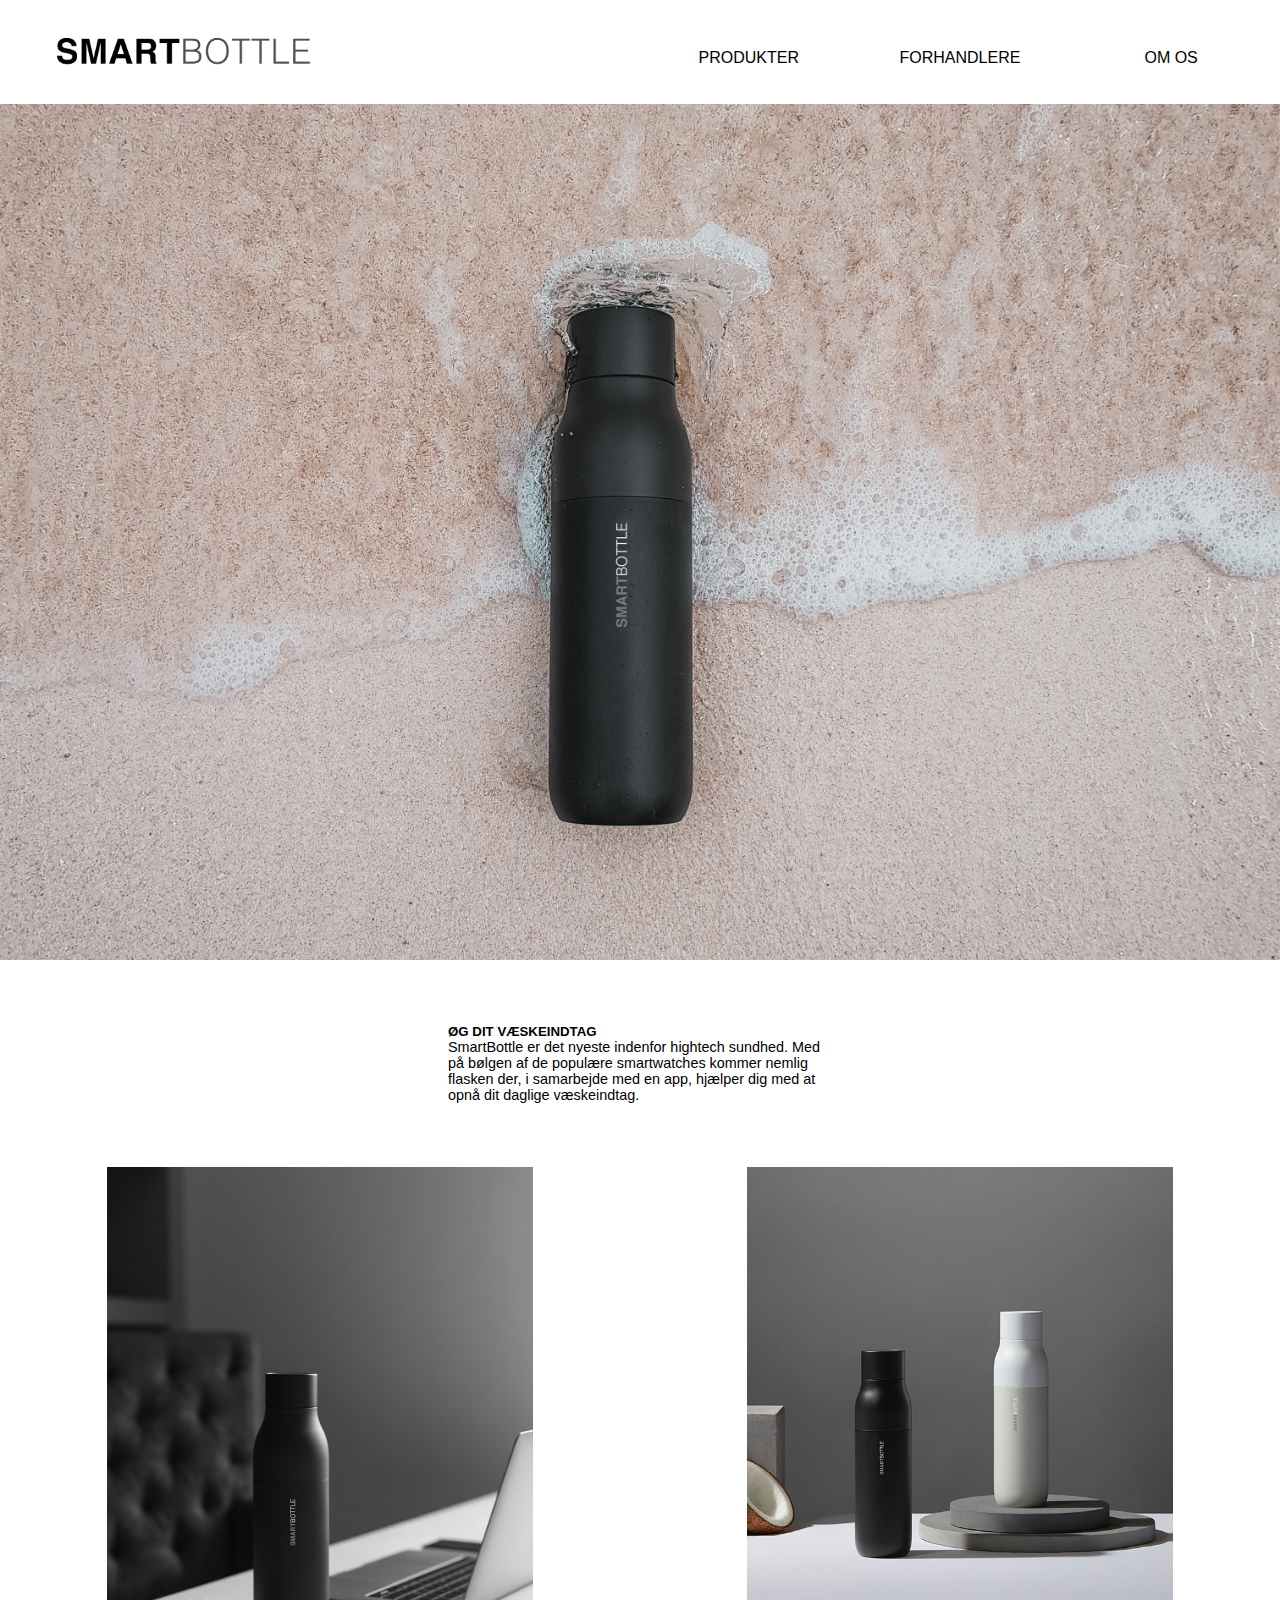
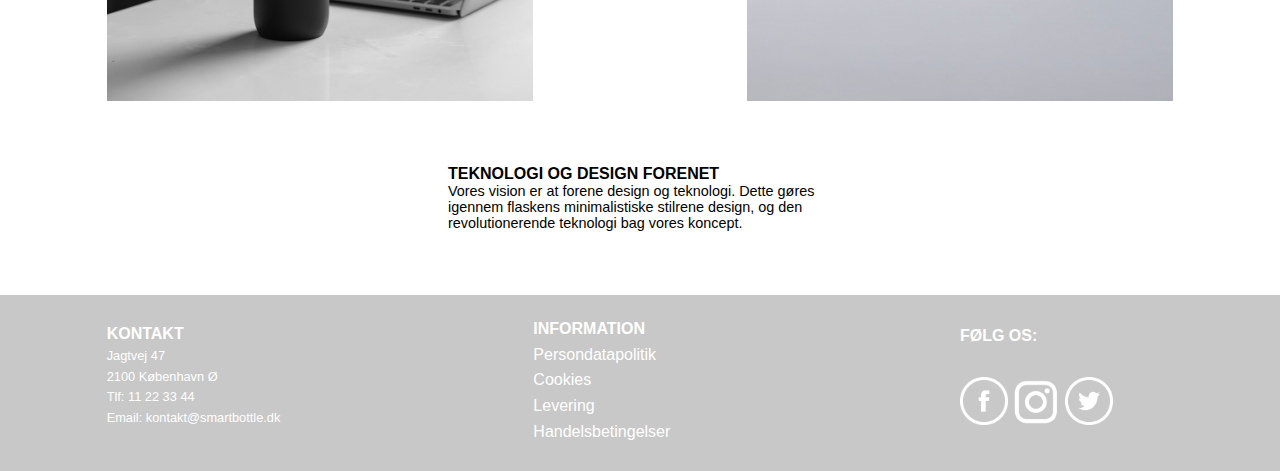
<file: index/index.html>
<!doctype html>
<html>
<head>
<meta charset="UTF-8">
<meta name="robots" content="noindex, nofollow">
<meta name="viewport" content="width=device-width, initial-scale=1">
	
<link rel="stylesheet" href="stylesheet.css">

<title>SMART BOTTLE</title>
	
</head>

<body>
	<div id="wrapper">
	
		<header>
			<a href="#"><img src="images/LOGO.jpg" alt="logo" width="100%"></a>
		</header>
	
		<nav>
			<ul> 
				<li><a href="#">PRODUKTER</a></li>
				<li><a href="#">FORHANDLERE</a></li>	
				<li><a href="#">OM OS</a></li>
			</ul>
		</nav>
	
		
		<main>
			
			<section class="section_1">
				<img src="images/Flaske_3.jpg" alt="product_1">
				
				<!-- For lang sætning til overskrift -->
				
				<h5>ØG DIT VÆSKEINDTAG</h5>
				
				<p>SmartBottle er det nyeste indenfor hightech sundhed. Med på bølgen af de populære smartwatches kommer nemlig flasken der, i samarbejde med en app, hjælper dig med at opnå dit daglige væskeindtag.</p>
				
			</section>
		
			<section class="section_2">
				<img class="billede_1" src="images/Flaske_1.jpg" alt="product_2" width="100%">
				<img class="billede_2" src="images/Flaske_2.jpg" alt="product_3" width="100%">
			</section>
		
			<section class="section_3">
				<h4>TEKNOLOGI OG DESIGN FORENET</h4>
				
				<p>Vores vision er at forene design og teknologi. Dette gøres igennem flaskens minimalistiske stilrene design, og den revolutionerende teknologi bag vores koncept.</p>
				
			</section>
	
		</main>
	
		<footer>
			
			<section id="section1">
				<h4>KONTAKT</h4>
				<p>Jagtvej 47</p>
				<p>2100 København Ø</p>
				<p>Tlf: 11 22 33 44</p>
				<p>Email: kontakt@smartbottle.dk</p>
			</section>
			
			<section id="section2">
				<h4>INFORMATION</h4>
				<p>Persondatapolitik</p>
				<p>Cookies</p>
				<p>Levering</p>
				<p>Handelsbetingelser</p>
			</section>
			
			<section id="section3">
			<h4>FØLG OS:</h4>
			<img id="facebook" src="images/facebook.png" alt="facebook">
			<img id="instagram" src="images/instagram.png" alt="Instagram">
			<img id="twitter" src="images/twitter.png" alt="twitter">
			</section>
	
		</footer>
	
	</div>
	
</body>
</html>
</file>
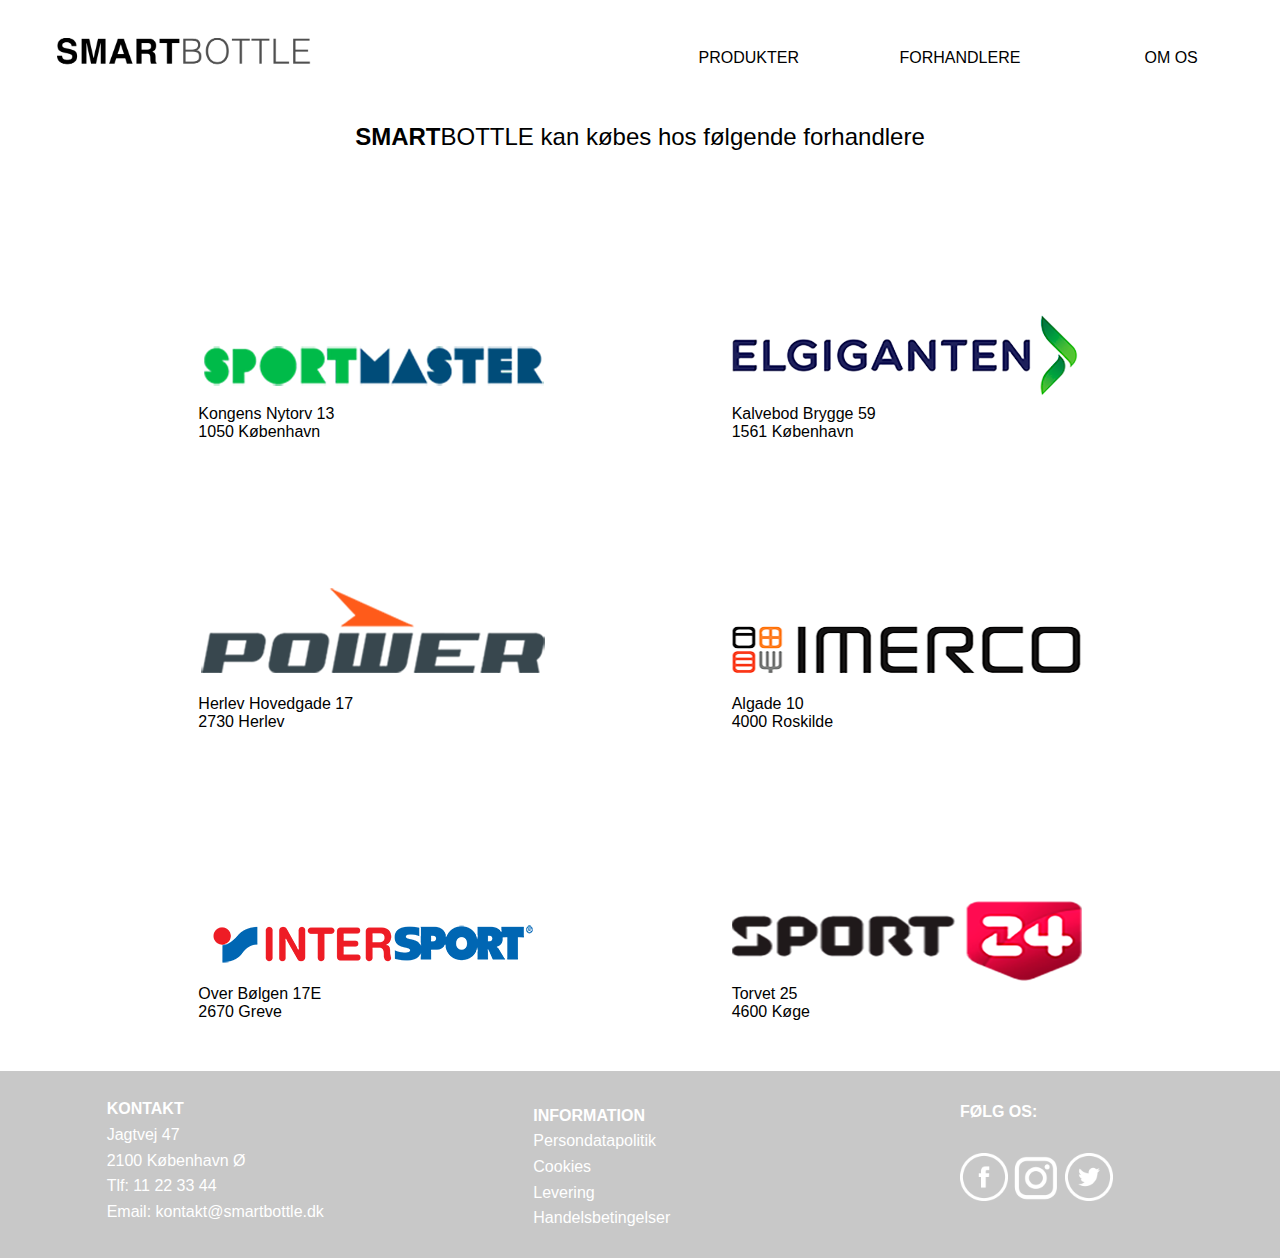
<file: forhandlere/forhandlere.html>
<!doctype html>
<html>
<head>
<meta charset="UTF-8">
<meta name="robots" content="noindex, nofollow">
<meta name="viewport" content="width=device-width, initial-scale=1">	
<link rel="stylesheet" href="stylesheet.css">

<title>SMART BOTTLE</title>
	
</head>

<body>
<div id="wrapper">
	
	<header>
		<a href="#"><img src="images/LOGO.jpg" alt="logo" width="100%"></a>
		<!-- LOGO -->
	</header>

	<nav>
		<ul> 
			<li><a href="#">PRODUKTER</a></li>
			<li><a href="#">FORHANDLERE</a></li>	
			<li><a href="#">OM OS</a></li>
		</ul>
	</nav>
	
	<!--<main> -->
	<a id="section4">
		<p><b>SMART</b>BOTTLE kan købes hos følgende forhandlere</p>
	</a>
	
	<a id="left">
		<img src="images/sportmaster_logo2.png" alt="sportmaster logo" width="100%">
		<p>Kongens Nytorv 13</p>
		<p>1050 København</p>
		
		<img src="images/power_logo2.png" alt="power logo" width="100%">
		<p>Herlev Hovedgade 17</p>
		<p>2730 Herlev</p>
		
		<img src="images/intersport_logo2.png" alt="Intersport logo" width="100%">
		<p>Over Bølgen 17E</p>
		<p>2670 Greve</p>

	</a>
			
	<a id="right">
		<img src="images/elgiganten_logo2.png" alt="elgiganten logo" width="100%">
		<p>Kalvebod Brygge 59</p>
		<p>1561 København</p>
		
		<img src="images/Imerco_logo2.png" alt="Imerco logo" width="100%">
		<p>Algade 10</p>
		<p>4000 Roskilde</p>	
		
		<img src="images/sport24_logo2.png" alt="Sport24 logo" width="100%">
		<p>Torvet 25</p>
		<p>4600 Køge</p>
		
	</a>
		
		<!-- </main> -->
	
	<footer>
			
		<section id="section1">
			<h4>KONTAKT</h4>
			<p>Jagtvej 47</p>
			<p>2100 København Ø</p>
			<p>Tlf: 11 22 33 44</p>
			<p>Email: kontakt@smartbottle.dk</p>
		</section>
		<section id="section2">
				<h4>INFORMATION</h4>
				<p>Persondatapolitik</p>
				<p>Cookies</p>
				<p>Levering</p>
				<p>Handelsbetingelser</p>
		</section>	
		<section id="section3">
			<h4>FØLG OS:</h4>
			<img id="facebook" src="images/facebook.png" alt="facebook">
			<img id="instagram" src="images/instagram.png" alt="Instagram">
			<img id="twitter" src="images/twitter.png" alt="twitter">
		</section>	
	
	</footer>
	
</div>
	
</body>
</html>
</file>
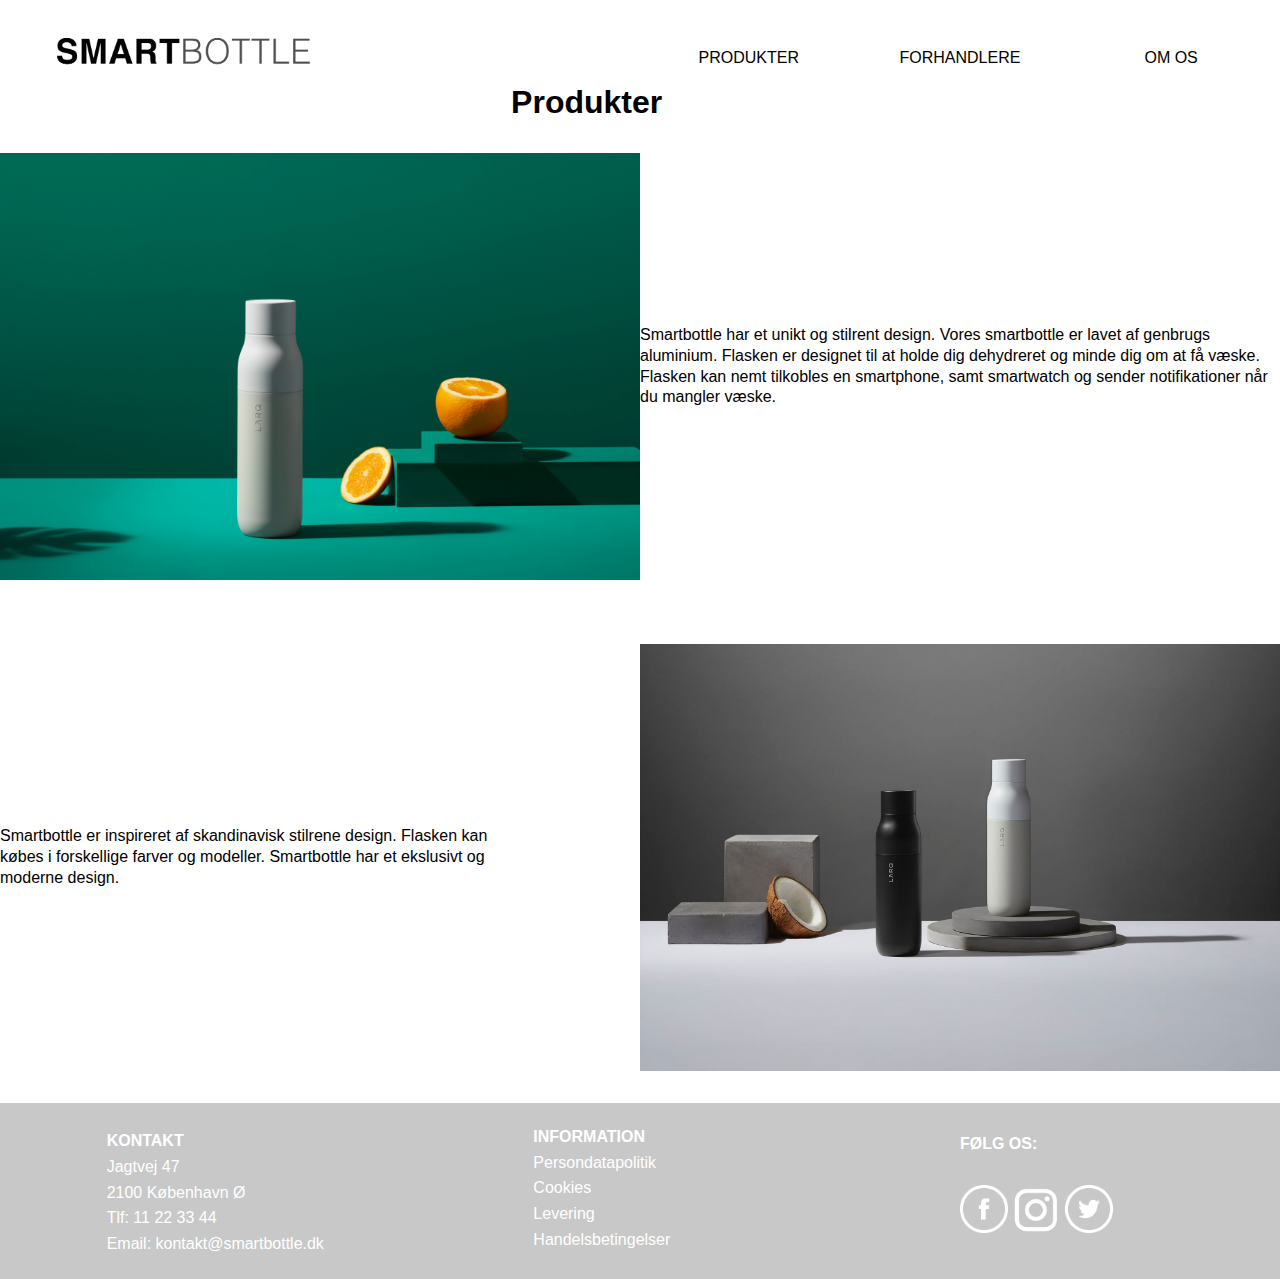
<file: Produkter/Produkt.html>
<!doctype html>
<html>
<head>
<meta charset="UTF-8">
<meta name="robots" content="noindex, nofollow">
<meta name="viewport" content="width=device-width, initial-scale=1">
	
<link rel="stylesheet" href="stylesheet.css">

<title>SMART BOTTLE</title>
	
</head>

<body>
	<div id="wrapper">
	
		<header>
			<a href="../index.html"><img src="LOGO.jpg" alt="logo" width="100%"></a>
			<!-- LOGO -->
			<!-- design i html forbudt -->
			
		</header>
	
		<nav>
			<ul> 
				<li><a href="Produkt.html">PRODUKTER</a></li>
				<li><a href="../forhandlere/forhandlere.html">FORHANDLERE</a></li>	
				<li><a href="../om_os/om_os.html">OM OS</a></li>
			</ul>
		</nav>
		
		<main>
			<h1>Produkter</h1>
			<img class="billede1" src="Flaske1.jpg" alt="produkt billede">
			<!-- BILLEDE -->
			
				<p class="tekst1">Smartbottle har et unikt og stilrent design. 
					Vores smartbottle er lavet af genbrugs aluminium. 
					Flasken er designet til at holde dig dehydreret og minde dig om at få væske. 
					Flasken kan nemt tilkobles en smartphone, samt smartwatch og sender notifikationer når du mangler væske.</p>
			<!-- TEKST -->
			
				<p class="tekst2">Smartbottle er inspireret af skandinavisk stilrene design. Flasken kan købes i forskellige farver og modeller. Smartbottle har et ekslusivt og moderne design.</p>
			<!-- TEKST -->
			
			<img class="billede2" src="Flaske2.jpg" alt="produkt billede2">
			<!-- BILLEDE -->
			
	
		</main>
	
		<footer>
			
			<section id="section1">
				<h4>KONTAKT</h4>
				<p>Jagtvej 47</p>
				<p>2100 København Ø</p>
				<p>Tlf: 11 22 33 44</p>
				<p>Email: kontakt@smartbottle.dk</p>
			</section>
	<section id="section2">
				<h4>INFORMATION</h4>
				<p>Persondatapolitik</p>
				<p>Cookies</p>
				<p>Levering</p>
				<p>Handelsbetingelser</p>
			</section>
			
			<section id="section3">
			<h4>FØLG OS:</h4>
			<img id="facebook" src="facebook.png" alt="facebook">
			<img id="instagram" src="instagram.png" alt="Instagram">
			<img id="twitter" src="twitter.png" alt="twitter">
			</section>
		</footer>
	
	</div>
	
</body>
</html>
</file>
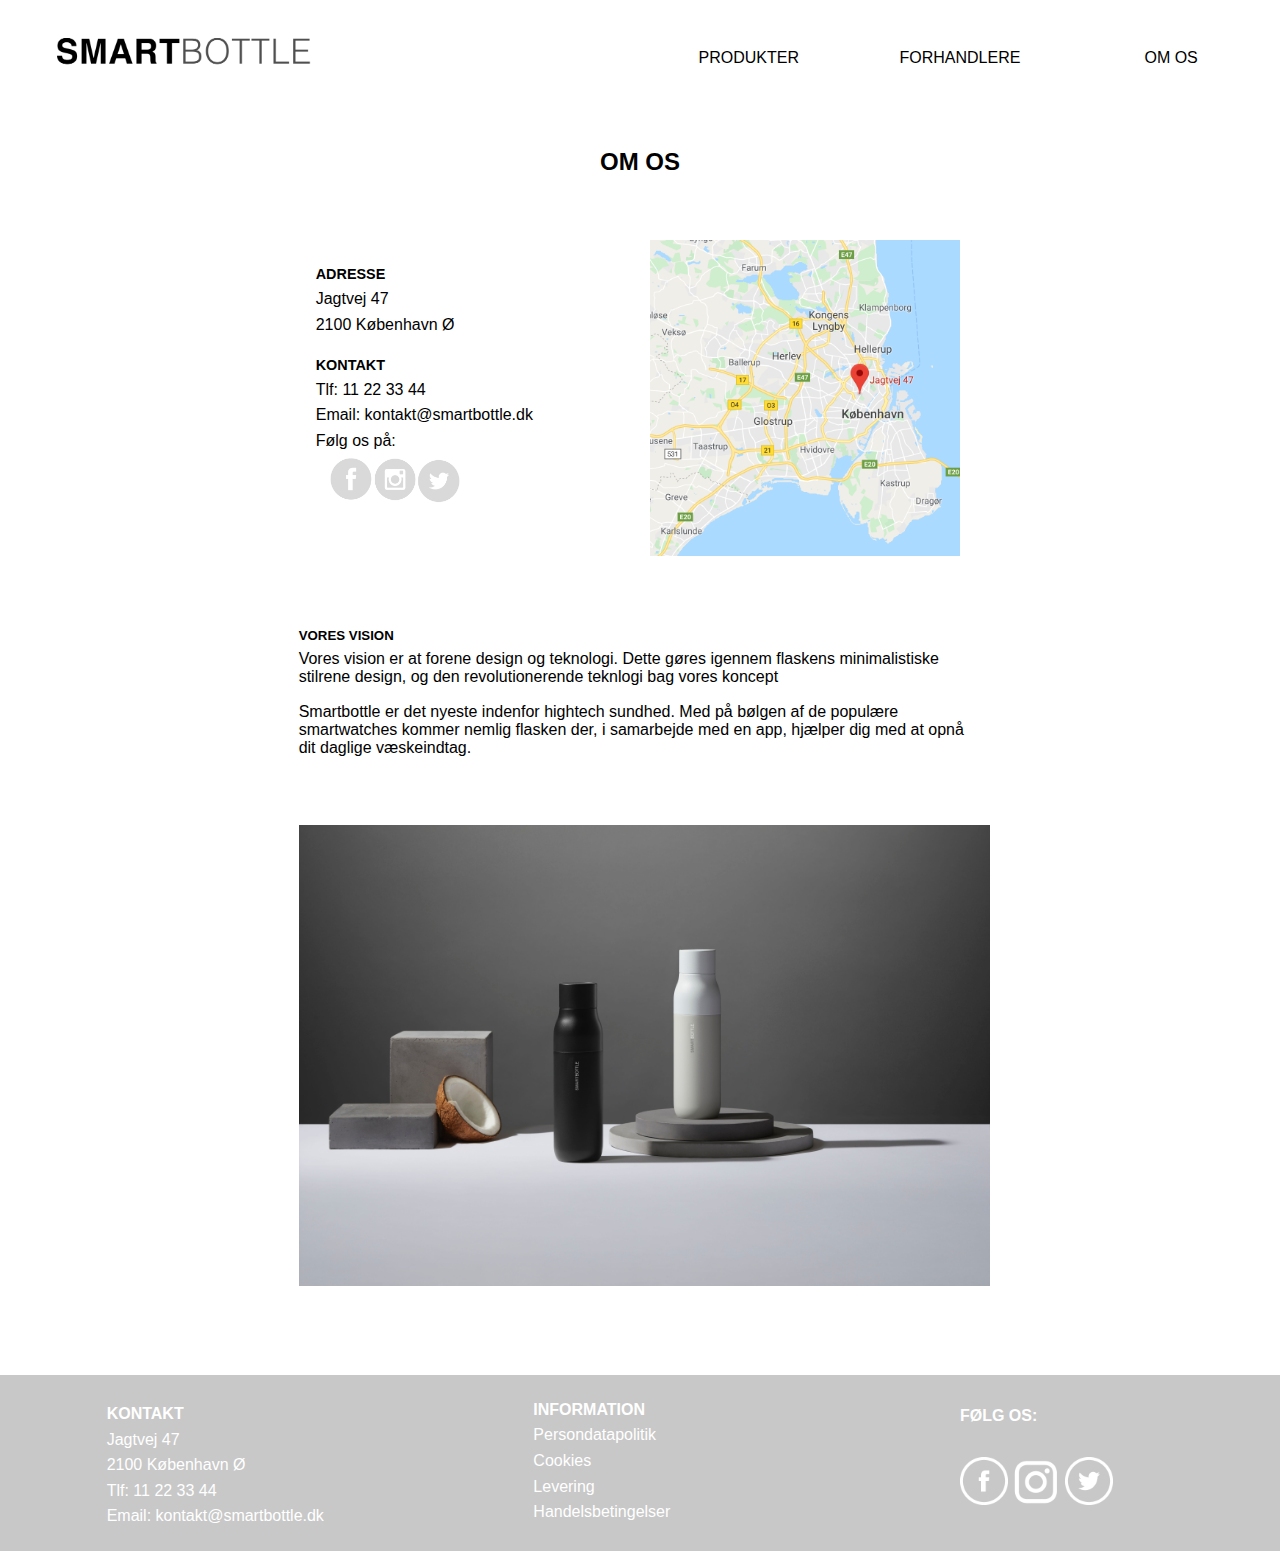
<file: om_os/om_os/skelet.html>
<!doctype html>
<html>
<head>
<meta charset="UTF-8">
<meta name="robots" content="noindex, nofollow">
<meta name="viewport" content="width=device-width, initial-scale=1">
	
<link rel="stylesheet" href="stylesheet.css">

<title>SMART BOTTLE</title>
	
</head>

<body>
	<div id="wrapper">
	
		<header>
			<a href="#"><img src="LOGO.jpg" alt="logo" width="100%"></a>
			<!-- LOGO -->
		</header>
	
		<nav>
			<ul> 
				<li><a href="#">PRODUKTER</a></li>
				<li><a href="#">FORHANDLERE</a></li>	
				<li><a href="#">OM OS</a></li>
			</ul>
		</nav>
	
		
		<main>
			<section id="omos">
				<h2>OM OS</h2>
			</section>
			<section id="info">
				<article id="info2">
					<h4 id="adresse">ADRESSE</h4>
					<p>Jagtvej 47</p>
					<p>2100 København Ø</p>
					<h4 id="kontakt">KONTAKT</h4>
					<p>Tlf: 11 22 33 44</p>
					<p>Email: kontakt@smartbottle.dk</p>
					<p>Følg os på:</p>
				</article>
					<img id="ikoner" src="ikoner.png" alt="ikoner" style="width: 43%" id="ikoner">
			</section>
			<section id="kort">
				<img src="KORT.jpg" alt="kort" style="width: 97%">
			</section>
			<section id="vision">
				<article>
				<h5>VORES VISION</h5>
				<p id="vision1">Vores vision er at forene design og teknologi. Dette gøres igennem flaskens minimalistiske stilrene design, og den revolutionerende teknlogi bag vores koncept</p>
				<p id="vision2">Smartbottle er det nyeste indenfor hightech sundhed. Med på bølgen af de populære smartwatches kommer nemlig flasken der, i samarbejde med en app, hjælper dig med at opnå dit daglige væskeindtag.</p>
				</article>
			</section>
			<section id="flasker">
				<img src="Flaske_2.jpg" alt="vandflaske" style="width: 100%">
			</section>
			
			
	
		</main>
	
		<footer>
			
			<section id="section1">
				<h4>KONTAKT</h4>
				<p>Jagtvej 47</p>
				<p>2100 København Ø</p>
				<p>Tlf: 11 22 33 44</p>
				<p>Email: kontakt@smartbottle.dk</p>
			</section>
			
			<section id="section2">
				<h4>INFORMATION</h4>
				<p>Persondatapolitik</p>
				<p>Cookies</p>
				<p>Levering</p>
				<p>Handelsbetingelser</p>
			</section>
			
			<section id="section3">
			<h4>FØLG OS:</h4>
			<img id="facebook" src="facebook.png" alt="facebook">
			<img id="instagram" src="instagram.png" alt="Instagram">
			<img id="twitter" src="twitter.png" alt="twitter">
			</section>
	
		</footer>
	
	</div>
	
</body>
</html>
</file>
<file: index/stylesheet.css>
@charset "UTF-8";
/* CSS Document */

* {
	margin: 0;
	padding: 0;
}

body {
	background-color: #ffffff;
	font-family: Arial, sans-serif;
}

#wrapper {
	display: grid;
	grid-template-columns: repeat(4, 1fr);
}

header {
	grid-column: 2 / 4;
	margin-top: 0;
	margin-left: 0;
	margin-bottom:0
}

nav{
	grid-column: 1 / 5;
	margin-top: 0;
	margin-bottom: 0;
}

	ul {
		list-style-type:none;
		align-items: center;
		padding:0.5%;
		overflow:hidden;
	}

	li{
		float:left;
		margin-right: auto;
		margin-left:auto;
		width:33.33%;
	}

	li a{
		display:block;
		color:#000;
		text-align:center;
		padding:14px 16px;
		text-decoration: none;

	}

	li a:hover{
		background-color: #c8c8c8;
		color:#fff;
	}

main {
	display: grid;
	grid-template-columns: repeat(4, 1fr);
	grid-column: 1 / 5;
}


.section_3 h4 {
	margin-top: 5%;
	padding-left: 18%;
	padding-right: 18%;
}

h5 {
	margin-top: 5%;
	padding-left: 18%;
	padding-right: 18%;
}

.section_1 p {
	margin-bottom: 5%;
	padding-left: 18%;
	padding-right: 18%;
	font-size: 0.8em;
}

.section_3 p {
	margin-bottom: 5%;
	padding-left: 18%;
	padding-right: 18%;
	font-size: 0.8em;
}

.section_1 {
	grid-column: 1 / 5;
	align-content: center;
}

.section_1 img {
	width: 100%;
}

.section_2 {
	display: grid;
	grid-template-columns: repeat(2, 1fr);
	grid-column: 1 / 5;
	
}

.billede_1 {
	grid-column: 1 / 2;
}

.billede_2 {
	grid-column: 2 / 3;
}

.section_3 {
	grid-column: 1 / 5;
	align-content: center;
}



footer {
	display: grid;
	grid-template-columns: repeat(4, 1fr);
	background-color:#c8c8c8;
	grid-column: 1 / 5;
	color: #fff;
	text-align: center;
}

footer h4 {
	margin-bottom: 0;
	
}

#section1 p {
	margin-bottom: 0;
	padding-left: 0;
	padding-right: 0;
	font-size: 0.8em;
}

#section1 {
	grid-column: 1 / 5;
	margin: 2%;
	line-height: 1.6;
	padding-bottom: 5%;
	height: 60%;
}

#section2 {
	display: none;
	grid-column: 6 / 8;
	line-height: 1.6;
	margin: 10%;
}	

#section3 {
	display: none;
	grid-column: 9 / 12;
	margin: 10%;
}
	
#facebook {
	display: none;
	width: 19%;	
	margin-top: 10%;
}

#instagram {
	display: none;
	width: 19%;	
	margin-top: 10%;
}

#twitter {
	display: none;
	width: 19%;	
	margin-top: 10%;
}







@media only screen and (min-width: 700px){
	* {
	margin: 0;
	padding: 0;
}

body {
	background-color: #ffffff;
	font-family: Arial, sans-serif;
}

#wrapper {
	display: grid;
	grid-template-columns: repeat(12, 1fr);
}

header {
	grid-column: 1 / 4;
	margin-top: 7%;
	margin-left: 15%;
	margin-bottom: 3%;
}

nav{
	grid-column: 7 / 13;
	margin-top: 5%;
	margin-bottom: 3%;
}

	ul {
		list-style-type:none;
		align-items: center;
		padding:0.5%;
		overflow:hidden;
	}

	li{
		float:left;
		margin-right: auto;
		margin-left:auto;
		width:33.33%;
	}

	li a{
		display:block;
		color:#000;
		text-align:center;
		padding:14px 16px;
		text-decoration: none;

	}

	li a:hover{
		background-color: #c8c8c8;
		color:#fff;
	}

main {
	display: grid;
	grid-template-columns: repeat(12, 1fr);
	grid-column: 1 / 13;
}


.section_3 h4 {
	margin-top: 5%;
	padding-left: 35%;
	padding-right: 35%;
}

h5 {
	margin-top: 5%;
	padding-left: 35%;
	padding-right: 35%;
}

.section_1 p {
	margin-bottom: 5%;
	padding-left: 35%;
	padding-right: 35%;
	font-size: 0.9em;
}
	
.section_3 p {
	margin-bottom: 5%;
	padding-left: 35%;
	padding-right: 35%;
	font-size: 0.9em;
}

.section_1 {
	display: grid;
	grid-column: 1 / 13;
	align-content: center;
}
	
.section_1 img {
	width: 100%;
}

.section_2 {
	display: grid;
	grid-template-columns: repeat(12, 1fr);
	grid-column: 1 / 13;
	
}

.billede_1 {
	grid-column: 2 / 6;
}

.billede_2 {
	grid-column: 8 / 12;
}

.section_3 {
	grid-column: 1 / 13;
	align-content: center;
}
	
footer {
	display: grid;
	grid-template-columns: repeat(12, 1fr);
	background-color:#c8c8c8;
	grid-column: 1 / 13;
	color: #fff;
	text-align:left;
	height: 110%;
}

footer h4 {
	margin-bottom: 0;
}

#section1 {
	grid-column: 2 / 5;
	margin: 0;
	line-height: 1.6;
	padding-bottom: 0;
	height: 0;
	margin-top: 8%;
	margin-bottom: 5%;

}

#section2 {
	display: inline;
	grid-column: 6 / 8;
	line-height: 1.6;
	margin: 0;
	margin-top: 10%;
	margin-bottom: 5%;
}	

#section3 {
	display: inline;
	grid-column: 10 / 13;
	margin: 0;
	margin-top: 10%;
	margin-bottom: 5%;
}
	
#facebook {
	display: inline;
	width: 15%;	
	margin-top: 10%;
}

#instagram {
	display: inline;
	width: 15%;	
	margin-top: 10%;
}

#twitter {
	width: 15%;	
	margin-top: 10%;
	display: inline;
}	
		
}
</file>
<file: forhandlere/stylesheet.css>
@charset "UTF-8";
/* CSS Document */

* {
	margin: 0;
	padding: 0;
}

body {
	background-color: #ffffff;
	font-family: Arial, sans-serif;
}

#wrapper {
	display: grid;
	grid-template-columns: repeat(4, 1fr);
}

header {
	grid-column: 2 / 4;
	margin-top: 0%;
	margin-left: 0%;
}

nav{
	grid-column: 1 / 5;
	margin-top: 0%;
}

	ul {
		list-style-type:none;
		align-items: center;
		padding:0.5%;
		overflow:hidden;
	}

	li{
		float:left;
		margin-right: auto;
		margin-left:auto;
		width:33.33%;
	}

	li a{
		display:block;
		color:#000;
		text-align:center;
		padding:14px 16px;
		text-decoration: none;

	}

	li a:hover{
		background-color: #c8c8c8;
		color:#fff;
	}
#section2 {
	grid-column: 1 / 5;
	margin: auto;
	padding-top: 5%;
}

#left {
	grid-column: 1 / 3;
	margin: auto;
	padding: 10px;
}

#right {
	grid-column: 3 / 5;
	margin: auto;
	padding: 10px;
}

footer {
	display: grid;
	grid-template-columns: repeat(4, 1fr);
	background-color:#c8c8c8;
	grid-column: 1 / 5;
	color: #fff;
	text-align: center;
}

footer h4 {
	margin-bottom: 0;
}

#section1 {
	grid-column: 1 / 5;
	margin: 2%;
	line-height: 1.6;
	padding-bottom: 2%;
	height: 60%;
}

#section2 {
	display: none;
	grid-column: 6 / 8;
	line-height: 1.6;
	margin: 10%;
}	

#section3 {
	display: none;
	grid-column: 9 / 12;
	margin: 10%;
}
	
#facebook {
	display: none;
	width: 19%;	
	margin-top: 10%;
}

#instagram {
	display: none;
	width: 19%;	
	margin-top: 10%;
}

#twitter {
	display: none;
	width: 19%;	
	margin-top: 10%;
}

@media only screen and (min-width: 700px) {

* {
	margin: 0;
	padding: 0;
}

body {
	background-color: #ffffff;
	font-family: Arial, sans-serif;
}

#wrapper {
	display: grid;
	grid-template-columns: repeat(12, 1fr);
}

header {
	grid-column: 1 / 4;
	margin-top: 7%;
	margin-left: 15%;
}

nav{
	grid-column: 7 / 13;
	margin-top: 5%;
}

	ul {
		list-style-type:none;
		align-items: center;
		padding:0.5%;
		overflow:hidden;
	}

	li{
		float:left;
		margin-right: auto;
		margin-left:auto;
		width:33.33%;
	}

	li a{
		display:block;
		color:#000;
		text-align:center;
		padding:14px 16px;
		text-decoration: none;

	}

	li a:hover{
		background-color: #c8c8c8;
		color:#fff;
	}
#section4 {
	grid-column: 1 / 13;
	margin: auto;
	font-size: 1.5em;
	padding-top: 3%;
}

#left {
	grid-column: 2 / 7;
	margin: auto;
	padding: 0px 0px 50px 0px;
}

#right {
	grid-column: 7 / 12;
	margin: auto;
	padding: 0px 0px 50px 0px;
}

footer {
	display: grid;
	grid-template-columns: repeat(12, 1fr);
	background-color:#c8c8c8;
	grid-column: 1 / 13;
	color: #fff;
	text-align:left;
	height: 110%;

}

footer h4 {
	margin-bottom: 0;
}

#section1 {
	grid-column: 2 / 5;
	margin: 0;
	line-height: 1.6;
	padding-bottom: 0;
	height: 0;
	margin-top: 8%;
	margin-bottom: 5%;

}

#section2 {
	display: inline;
	grid-column: 6 / 8;
	line-height: 1.6;
	margin: 0;
	margin-top: 10%;
	margin-bottom: 5%;
}	

#section3 {
	display: inline;
	grid-column: 10 / 13;
	margin: 0;
	margin-top: 10%;
	margin-bottom: 5%;
}
	
#facebook {
	display: inline;
	width: 15%;	
	margin-top: 10%;
}

#instagram {
	display: inline;
	width: 15%;	
	margin-top: 10%;
}

#twitter {
	width: 15%;	
	margin-top: 10%;
	display: inline;
}
}
</file>
<file: Produkter/stylesheet.css>
@charset "UTF-8";
/* CSS Document */

* {
	margin: 0;
	padding: 0;
}

body {
	background-color: #ffffff;
	font-family: Arial, sans-serif;
}

#wrapper {
	display: grid;
	grid-template-columns: repeat(4, 1fr);
}

header {
	grid-column: 2 / 4;
}

nav{
	grid-column: 1 / 5;
}

	ul {
		list-style-type:none;
		align-items: center;
		padding:0.5%;
		overflow:hidden;
	}

	li{
		float:left;
		margin-right: auto;
		margin-left:auto;
		width:33.33%;
	}

	li a{
		display:block;
		color:#000;
		text-align:center;
		padding:14px 16px;
		text-decoration: none;

	}

	li a:hover{
		background-color: #c8c8c8;
		color:#fff;
	}

main{ grid-column: 2 / 4
	}

	h1 {text-align: center
	}

.billede1 {
  		display: block;
  		margin-left: auto;
  		margin-right: auto;
  		width: 100%;
		padding-top: 5%;
		padding-bottom: 5%;
	}
.tekst1{
  		text-align: center;
		line-height: 1.3;
	}
.tekst2{
  		text-align: center;
		line-height: 1.3;
	}


.billede2 {
  		display: block;
  		margin-left: auto;
  		margin-right: auto;
  		width: 100%;
		padding-top: 5%;
		padding-bottom: 5%;
	}

footer {
	display: grid;
	grid-template-columns: repeat(4, 1fr);
	background-color:#c8c8c8;
	grid-column: 1 / 5;
	color: #fff;
	text-align: center;
}

footer h4 {
	margin-bottom: 0;
}

#section1 {
	grid-column: 1 / 5;
	margin: 2%;
	line-height: 1.6;
	padding-bottom: 2%;
	height: 60%;
}

@media screen and (min-width: 700px) {

* {
	margin: 0;
	padding: 0;
}

body {
	background-color: #ffffff;
	font-family: Arial, sans-serif;
}

#wrapper {
	display: grid;
	grid-template-columns: repeat(12, 1fr);
}

header {
	grid-column: 1 / 4;
	margin-top: 7%;
	margin-left: 15%;
}

nav{
	grid-column: 7 / 13;
	margin-top: 5%;
}

	ul {
		list-style-type:none;
		align-items: center;
		padding:0.5%;
		overflow:hidden;
	}

	li{
		float:left;
		margin-right: auto;
		margin-left:auto;
		width:33.33%;
	}

	li a{
		display:block;
		color:#000;
		text-align:center;
		padding:14px 16px;
		text-decoration: none;

	}

	li a:hover{
		background-color: #c8c8c8;
		color:#fff;
	}

main{ 
	display: grid;
	grid-template-columns: repeat(12, 1fr);
	grid-column: 1 / 13
	}

	h1 {text-align: center;
		grid-column: 5 / 8;
	}

	.billede1 {
		grid-column: 1 / 7;
	}

	.billede2 {
		grid-column: 7 / 13;
	}
	
	.tekst1 {
		grid-column: 7 / 13;
		margin-top: auto;
		margin-bottom: auto;
		text-align: left;

	}

	.tekst2 {
		grid-column: 1 / 6;
		margin-top: auto;
		margin-bottom: auto;
		text-align: left;
	}
footer {
	display: grid;
	grid-template-columns: repeat(12, 1fr);
	background-color:#c8c8c8;
	grid-column: 1 / 13;
	color: #fff;
	text-align:left;
	height: 110%;

}

footer h4 {
	margin-bottom: 0;
}

#section1 {
	grid-column: 2 / 5;
	margin: 0;
	line-height: 1.6;
	padding-bottom: 0;
	height: 0;
	margin-top: 8%;
	margin-bottom: 5%;

}

#section2 {
	display: inline;
	grid-column: 6 / 8;
	line-height: 1.6;
	margin: 0;
	margin-top: 10%;
	margin-bottom: 5%;
}	

#section3 {
	display: inline;
	grid-column: 10 / 13;
	margin: 0;
	margin-top: 10%;
	margin-bottom: 5%;
}
	
#facebook {
	display: inline;
	width: 15%;	
	margin-top: 10%;
}

#instagram {
	display: inline;
	width: 15%;	
	margin-top: 10%;
}

#twitter {
	width: 15%;	
	margin-top: 10%;
	display: inline;
}
}
</file>
<file: om_os/om_os/stylesheet.css>
@charset "UTF-8";
/* CSS Document */

* {
	margin: 0;
	padding: 0;
}

body {
	background-color: #ffffff;
	font-family: Arial, sans-serif;
}

#wrapper {
	display: grid;
	grid-template-columns: repeat(4, 1fr);
}

header {
	grid-column: 2 / 4;
}

nav{
	grid-column: 1 / 5;
}

	ul {
		list-style-type:none;
		align-items: center;
		padding:0.5%;
		overflow:hidden;
	}

	li{
		float:left;
		margin-right: auto;
		margin-left:auto;
		width:33.33%;
	}

	li a{
		display:block;
		color:#000;
		text-align:center;
		padding:14px 16px;
		text-decoration: none;

	}

	li a:hover{
		background-color: #c8c8c8;
		color:#fff;
	}

main {
	display: grid;
	grid-template-columns: repeat(2, 1fr);
	grid-column: 1 / 5;
}




#omos {
	grid-column: 1 / 3;
	text-align: center;
	margin-top: 5%;
	font-size: 0.7em;
}

#adresse {
	margin-top: 11%;
	font-size: 0.9em;
}

#kontakt {
	margin-top: 5%;
	font-size: 0.9em;
}

#info {
	margin-left: 10%; 
	margin-top: 5%;
	line-height:1.4;
	
}

#info2 {
	font-size: 0.8em;
}


#kort {
	grid-column: 2 / 3;
	margin-top: 10%;
	margin-right: 10%;
	text-align: right;
}





#vision {
	grid-column: 1 / 3;
	margin-top: 8%;
	margin-left: 5%;
	margin-right: 5%;
	font-size: 0.8em; 
}

#vision1 {
	margin-top: 1%;
	margin-bottom: 2.5%;
}

#vision2 {
	martin-top: 10%;
}

#flasker {
	grid-column: 1 / 3;
	margin-top: 8%;
	text-align: center;
	margin-bottom: 5%; 
	margin-left: 5%;
	margin-right: 5%;
}







footer {
	display: grid;
	grid-template-columns: repeat(4, 1fr);
	background-color:#c8c8c8;
	grid-column: 1 / 5;
	color: #fff;
	text-align: center;
}

footer h4 {
	margin-bottom: 0;
}

#section1 {
	grid-column: 1 / 5;
	margin: 2%;
	line-height: 1.6;
	padding-bottom: 2%;
	height: 60%;
}

#section2 {
	display: none;
	grid-column: 6 / 8;
	line-height: 1.6;
	margin: 10%;
}	

#section3 {
	display: none;
	grid-column: 9 / 12;
	margin: 10%;
}
	
#facebook {
	display: none;
	width: 19%;	
	margin-top: 10%;
}

#instagram {
	display: none;
	width: 19%;	
	margin-top: 10%;
}

#twitter {
	display: none;
	width: 19%;	
	margin-top: 10%;
}
	








@media only screen and (min-width: 700px){

	* {
	margin: 0;
	padding: 0;
}

body {
	background-color: #ffffff;
	font-family: Arial, sans-serif;
}

#wrapper {
	display: grid;
	grid-template-columns: repeat(12, 1fr);
}

header {
	grid-column: 1 / 4;
	margin-left: 15%;
	margin-top: 7%;
}

nav{
	grid-column: 7 / 13;
	margin-top: 5%;
}

	ul {
		list-style-type:none;
		align-items: center;
		padding:0.5%;
		overflow:hidden;
	}

	li{
		float:left;
		margin-right: auto;
		margin-left:auto;
		width:33.33%;
	}

	li a{
		display:block;
		color:#000;
		text-align:center;
		padding:14px 16px;
		text-decoration: none;

	}

	li a:hover{
		background-color: #c8c8c8;
		color:#fff;
	}

main {
	display: grid;
	grid-template-columns: repeat(12, 1fr);
	grid-column: 1 / 13;
}

	
	
	
#omos {
	grid-column: 1 / 13;
	text-align: center;
	margin-top: 5%;
	font-size: 1.0em;
}

#adresse {
	margin-top: 11%;
	font-size: 0.9em;
}

#kontakt {
	margin-top: 5%;
	font-size: 0.9em;
}

#info {
	grid-column: 3 / 7;
	margin-left: 24%; 
	margin-top: 12%;
	line-height:1.6;

	
}

#info2 {
	font-size: 1.0em;
	
}
	
#ikoner {
	margin-left: 3%;
}


#kort {
	grid-column: 7 / 13;
	margin-top: 10%;
	margin-right: 23%;
	text-align: right;
	width: 50%;
	margin-left: 0%;
}

	

	
	
	
#vision {
	grid-column: 3 / 11;
	margin-top: 8%;
	margin-left: 10%;
	margin-right: 10%;
	font-size: 1.0em; 
}

#vision1 {
	margin-top: 1%;
	margin-bottom: 2.5%;
}

#vision2 {
	martin-top: 10%;
}

#flasker {
	grid-column: 3 / 11;
	margin-top: 8%;
	text-align: center;
	margin-bottom: 10%; 
	margin-left: 10%;
	margin-right: 9%;
}







footer {
	display: grid;
	grid-template-columns: repeat(12, 1fr);
	background-color:#c8c8c8;
	grid-column: 1 / 13;
	color: #fff;
	text-align:left;
	height: 110%;

}

footer h4 {
	margin-bottom: 0;
}

#section1 {
	grid-column: 2 / 5;
	margin: 0;
	line-height: 1.6;
	padding-bottom: 0;
	height: 0;
	margin-top: 8%;
	margin-bottom: 5%;

}

#section2 {
	display: inline;
	grid-column: 6 / 8;
	line-height: 1.6;
	margin: 0;
	margin-top: 10%;
	margin-bottom: 5%;
}	

#section3 {
	display: inline;
	grid-column: 10 / 13;
	margin: 0;
	margin-top: 10%;
	margin-bottom: 5%;
}
	
#facebook {
	display: inline;
	width: 15%;	
	margin-top: 10%;
}

#instagram {
	display: inline;
	width: 15%;	
	margin-top: 10%;
}

#twitter {
	width: 15%;	
	margin-top: 10%;
	display: inline;
}
	
}
</file>
